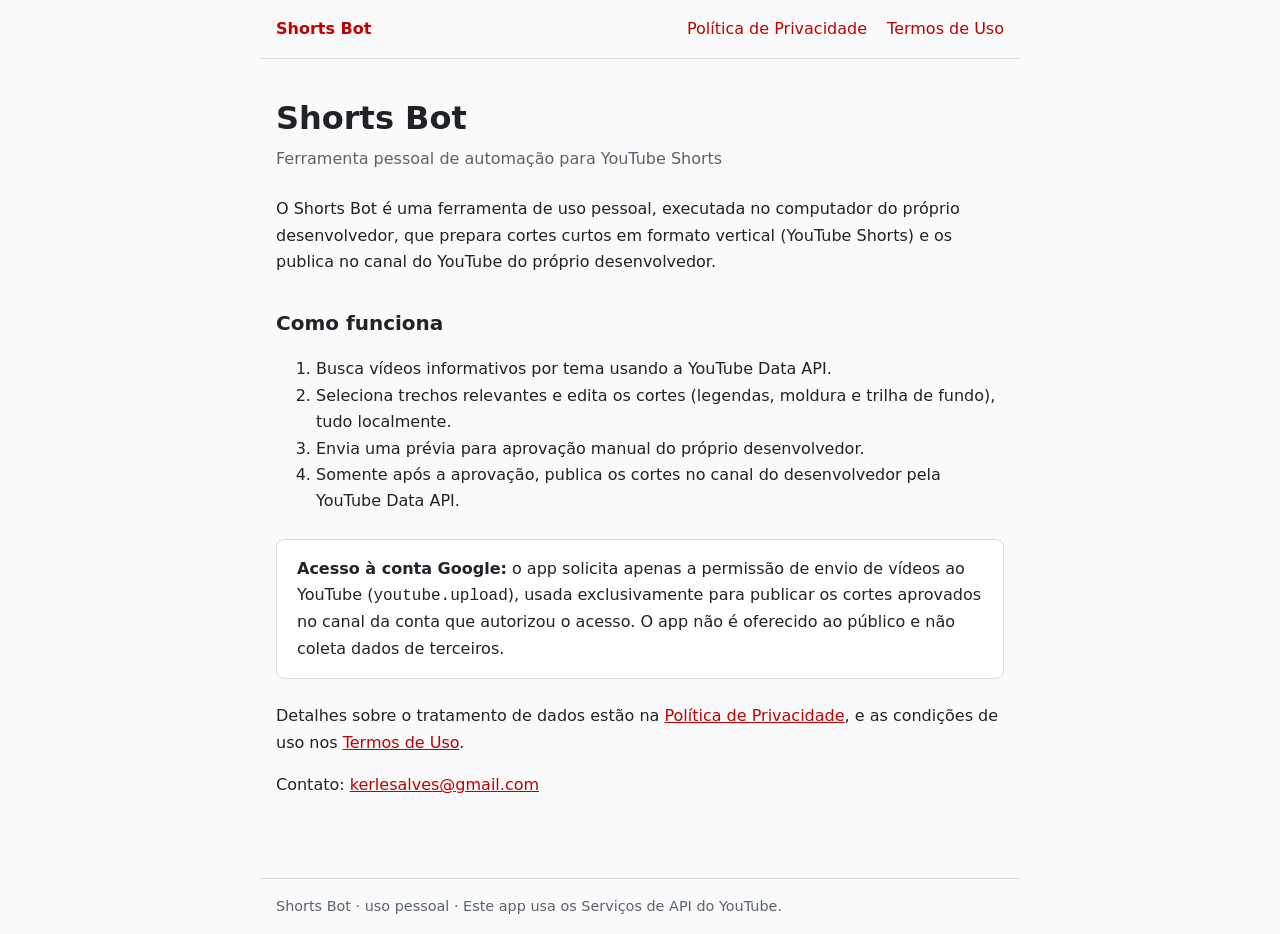
<file: index.html>
<!DOCTYPE html>
<html lang="pt-BR">
<head>
  <meta charset="utf-8">
  <meta name="viewport" content="width=device-width, initial-scale=1">
  <title>Shorts Bot</title>
  <meta name="description" content="Shorts Bot: ferramenta pessoal que publica cortes curtos no canal do YouTube do próprio desenvolvedor.">
  <link rel="stylesheet" href="estilo.css">
</head>
<body>
  <header>
    <nav>
      <a href="index.html">Shorts Bot</a>
      <a href="privacidade.html">Política de Privacidade</a>
      <a href="termos.html">Termos de Uso</a>
    </nav>
  </header>

  <main>
    <h1>Shorts Bot</h1>
    <p class="atualizado">Ferramenta pessoal de automação para YouTube Shorts</p>

    <p>
      O Shorts Bot é uma ferramenta de uso pessoal, executada no computador do
      próprio desenvolvedor, que prepara cortes curtos em formato vertical
      (YouTube Shorts) e os publica no canal do YouTube do próprio desenvolvedor.
    </p>

    <h2>Como funciona</h2>
    <ol>
      <li>Busca vídeos informativos por tema usando a YouTube Data API.</li>
      <li>Seleciona trechos relevantes e edita os cortes (legendas, moldura e trilha de fundo), tudo localmente.</li>
      <li>Envia uma prévia para aprovação manual do próprio desenvolvedor.</li>
      <li>Somente após a aprovação, publica os cortes no canal do desenvolvedor pela YouTube Data API.</li>
    </ol>

    <div class="cartao">
      <strong>Acesso à conta Google:</strong> o app solicita apenas a permissão
      de envio de vídeos ao YouTube (<code>youtube.upload</code>), usada
      exclusivamente para publicar os cortes aprovados no canal da conta que
      autorizou o acesso. O app não é oferecido ao público e não coleta
      dados de terceiros.
    </div>

    <p>
      Detalhes sobre o tratamento de dados estão na
      <a href="privacidade.html">Política de Privacidade</a>, e as condições de uso nos
      <a href="termos.html">Termos de Uso</a>.
    </p>

    <p>Contato: <a href="mailto:kerlesalves@gmail.com">kerlesalves@gmail.com</a></p>
  </main>

  <footer>Shorts Bot · uso pessoal · Este app usa os Serviços de API do YouTube.</footer>
</body>
</html>
</file>
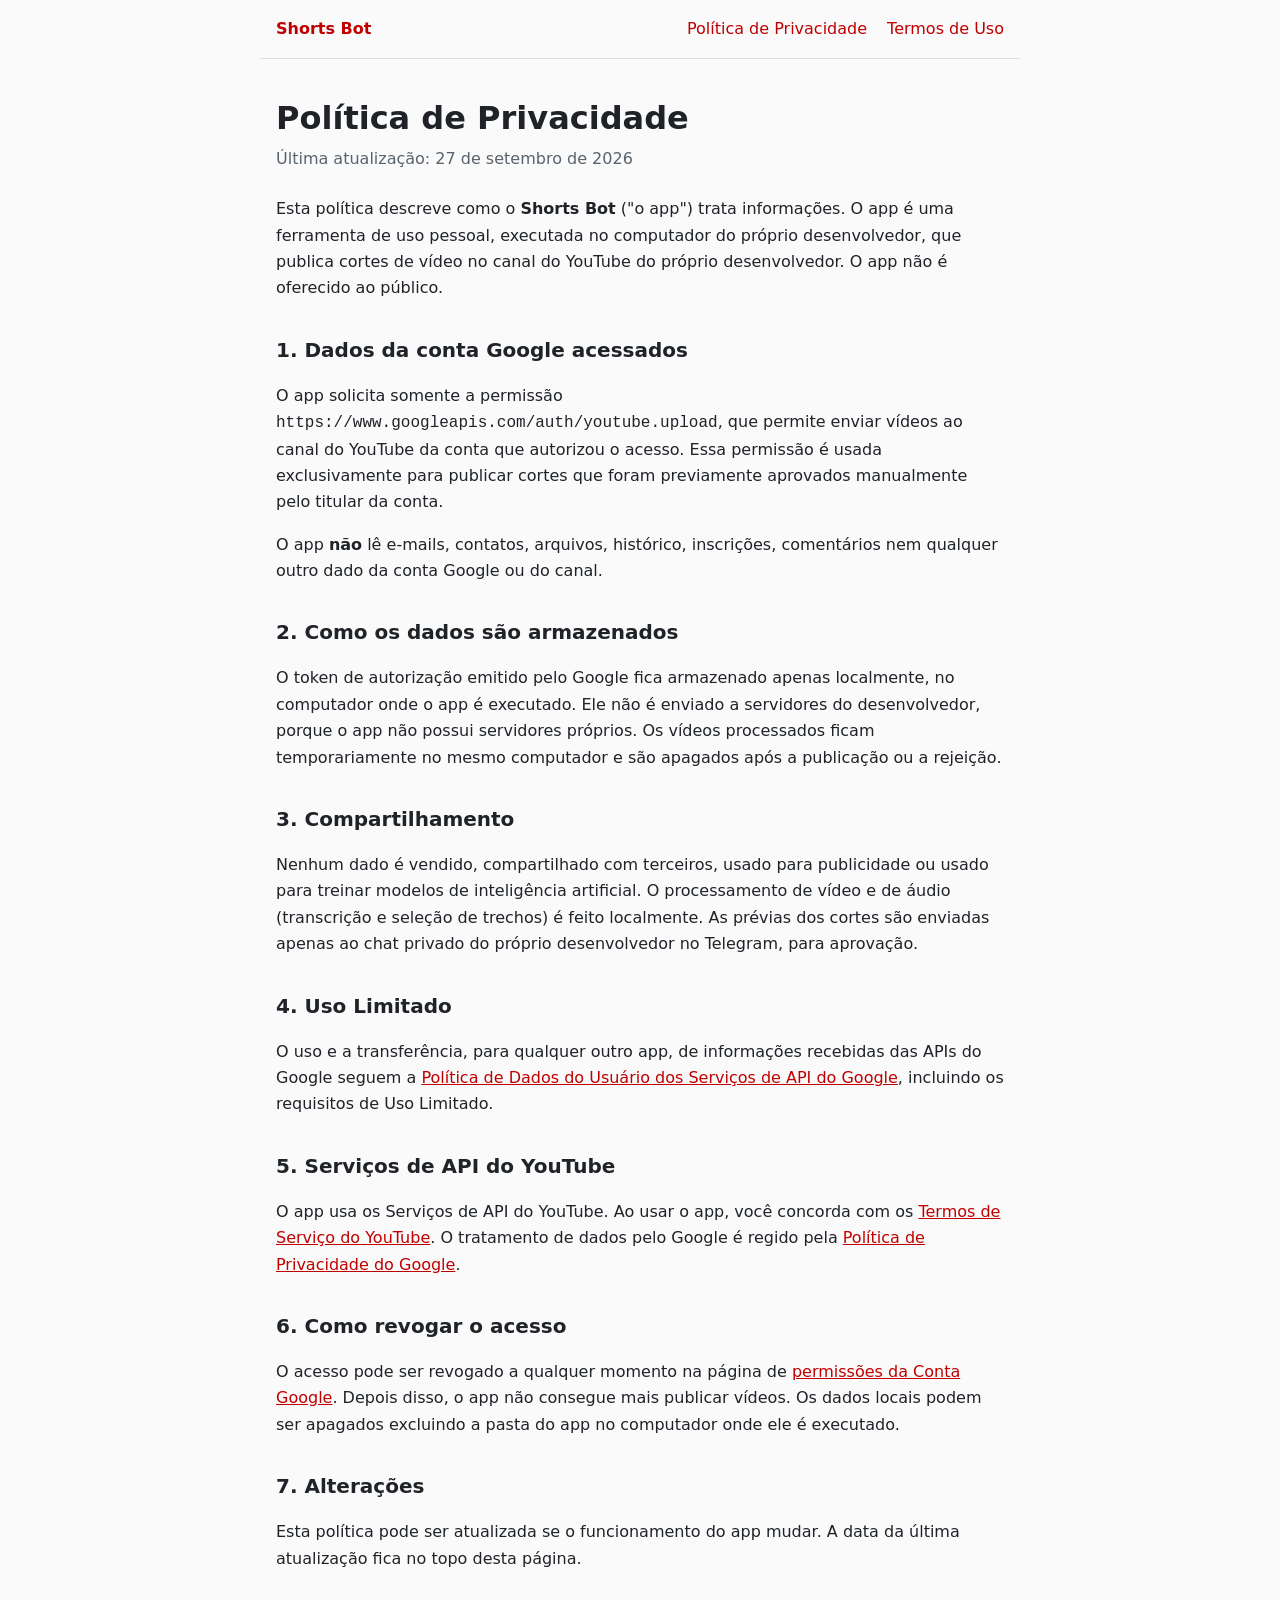
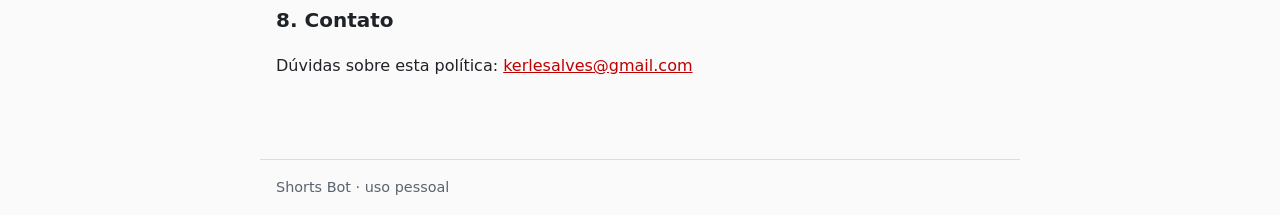
<file: privacidade.html>
<!DOCTYPE html>
<html lang="pt-BR">
<head>
  <meta charset="utf-8">
  <meta name="viewport" content="width=device-width, initial-scale=1">
  <title>Política de Privacidade</title>
  <meta name="description" content="Política de Privacidade do Shorts Bot.">
  <link rel="stylesheet" href="estilo.css">
</head>
<body>
  <header>
    <nav>
      <a href="index.html">Shorts Bot</a>
      <a href="privacidade.html">Política de Privacidade</a>
      <a href="termos.html">Termos de Uso</a>
    </nav>
  </header>

  <main>
    <h1>Política de Privacidade</h1>
    <p class="atualizado">Última atualização: 27 de setembro de 2026</p>

    <p>
      Esta política descreve como o <strong>Shorts Bot</strong> ("o app") trata
      informações. O app é uma ferramenta de uso pessoal, executada no
      computador do próprio desenvolvedor, que publica cortes de vídeo no canal
      do YouTube do próprio desenvolvedor. O app não é oferecido ao público.
    </p>

    <h2>1. Dados da conta Google acessados</h2>
    <p>
      O app solicita somente a permissão
      <code>https://www.googleapis.com/auth/youtube.upload</code>, que permite
      enviar vídeos ao canal do YouTube da conta que autorizou o acesso. Essa
      permissão é usada exclusivamente para publicar cortes que foram
      previamente aprovados manualmente pelo titular da conta.
    </p>
    <p>
      O app <strong>não</strong> lê e-mails, contatos, arquivos, histórico,
      inscrições, comentários nem qualquer outro dado da conta Google ou do
      canal.
    </p>

    <h2>2. Como os dados são armazenados</h2>
    <p>
      O token de autorização emitido pelo Google fica armazenado apenas
      localmente, no computador onde o app é executado. Ele não é enviado a
      servidores do desenvolvedor, porque o app não possui servidores próprios.
      Os vídeos processados ficam temporariamente no mesmo computador e são
      apagados após a publicação ou a rejeição.
    </p>

    <h2>3. Compartilhamento</h2>
    <p>
      Nenhum dado é vendido, compartilhado com terceiros, usado para
      publicidade ou usado para treinar modelos de inteligência artificial. O
      processamento de vídeo e de áudio (transcrição e seleção de trechos) é
      feito localmente. As prévias dos cortes são enviadas apenas ao chat
      privado do próprio desenvolvedor no Telegram, para aprovação.
    </p>

    <h2>4. Uso Limitado</h2>
    <p>
      O uso e a transferência, para qualquer outro app, de informações
      recebidas das APIs do Google seguem a
      <a href="https://developers.google.com/terms/api-services-user-data-policy">Política de Dados do Usuário dos Serviços de API do Google</a>,
      incluindo os requisitos de Uso Limitado.
    </p>

    <h2>5. Serviços de API do YouTube</h2>
    <p>
      O app usa os Serviços de API do YouTube. Ao usar o app, você concorda
      com os <a href="https://www.youtube.com/t/terms">Termos de Serviço do YouTube</a>.
      O tratamento de dados pelo Google é regido pela
      <a href="https://policies.google.com/privacy">Política de Privacidade do Google</a>.
    </p>

    <h2>6. Como revogar o acesso</h2>
    <p>
      O acesso pode ser revogado a qualquer momento na página de
      <a href="https://myaccount.google.com/permissions">permissões da Conta Google</a>.
      Depois disso, o app não consegue mais publicar vídeos. Os dados locais
      podem ser apagados excluindo a pasta do app no computador onde ele é
      executado.
    </p>

    <h2>7. Alterações</h2>
    <p>
      Esta política pode ser atualizada se o funcionamento do app mudar. A
      data da última atualização fica no topo desta página.
    </p>

    <h2>8. Contato</h2>
    <p>Dúvidas sobre esta política: <a href="mailto:kerlesalves@gmail.com">kerlesalves@gmail.com</a></p>
  </main>

  <footer>Shorts Bot · uso pessoal</footer>
</body>
</html>
</file>
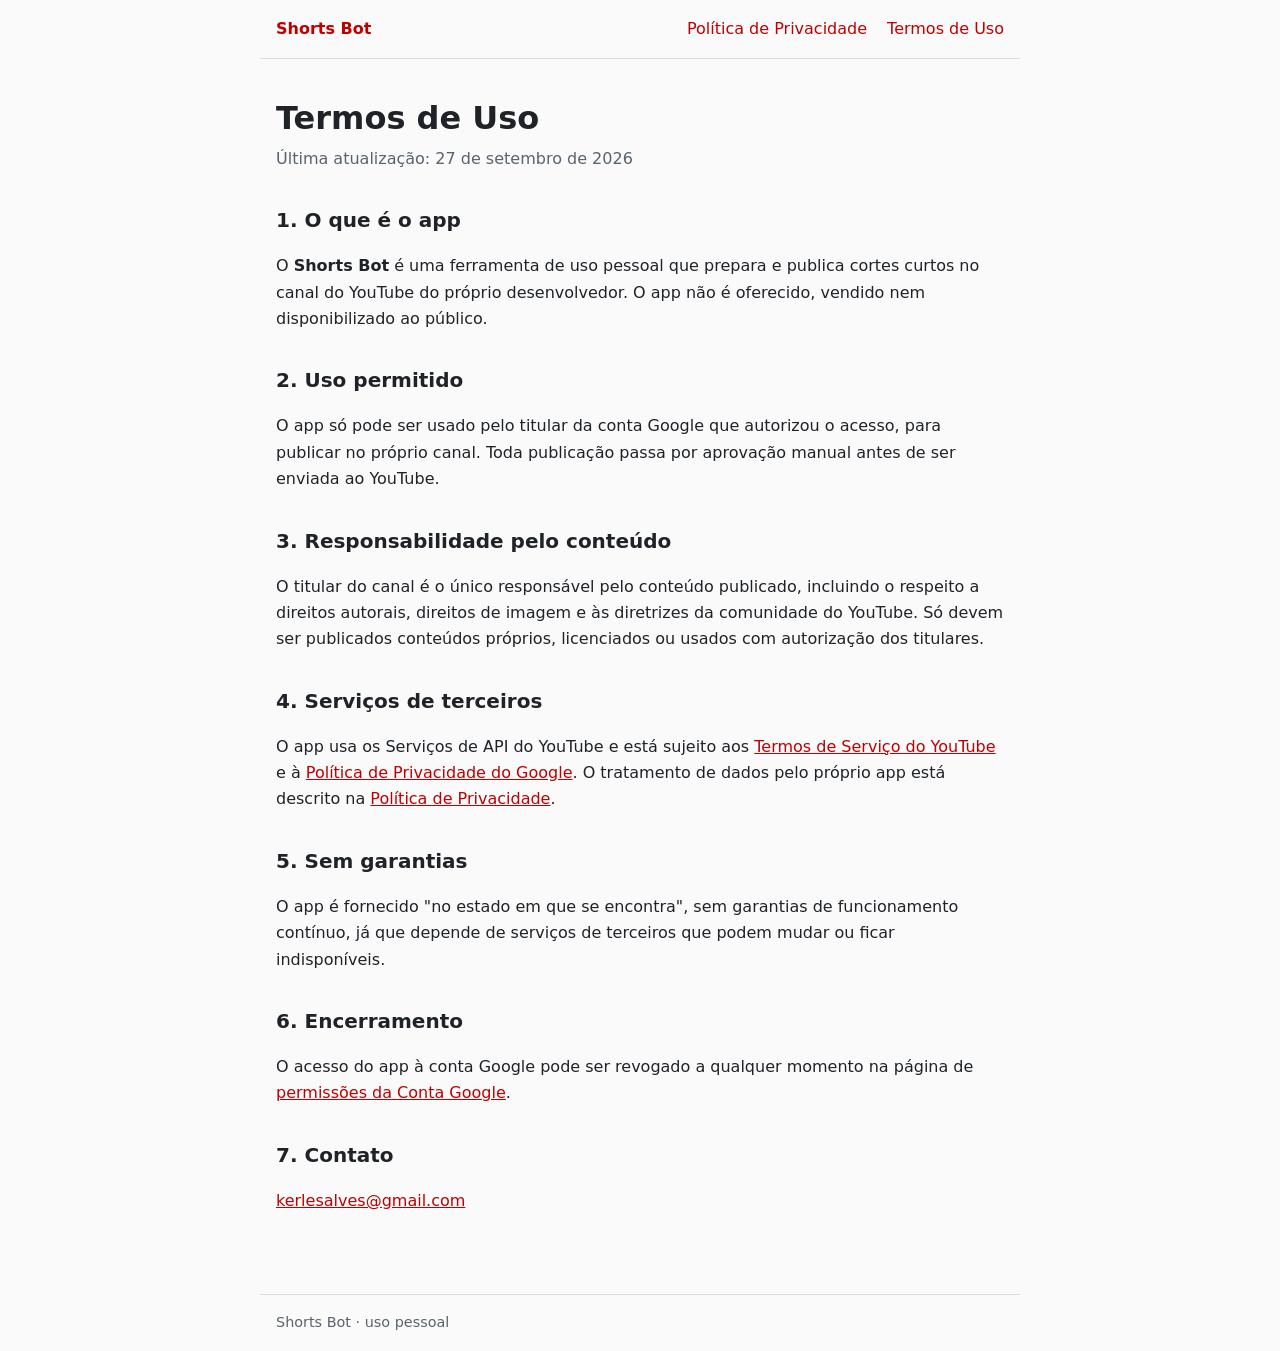
<file: termos.html>
<!DOCTYPE html>
<html lang="pt-BR">
<head>
  <meta charset="utf-8">
  <meta name="viewport" content="width=device-width, initial-scale=1">
  <title>Termos de Uso</title>
  <meta name="description" content="Termos de Uso do Shorts Bot.">
  <link rel="stylesheet" href="estilo.css">
</head>
<body>
  <header>
    <nav>
      <a href="index.html">Shorts Bot</a>
      <a href="privacidade.html">Política de Privacidade</a>
      <a href="termos.html">Termos de Uso</a>
    </nav>
  </header>

  <main>
    <h1>Termos de Uso</h1>
    <p class="atualizado">Última atualização: 27 de setembro de 2026</p>

    <h2>1. O que é o app</h2>
    <p>
      O <strong>Shorts Bot</strong> é uma ferramenta de uso pessoal que
      prepara e publica cortes curtos no canal do YouTube do próprio
      desenvolvedor. O app não é oferecido, vendido nem disponibilizado ao
      público.
    </p>

    <h2>2. Uso permitido</h2>
    <p>
      O app só pode ser usado pelo titular da conta Google que autorizou o
      acesso, para publicar no próprio canal. Toda publicação passa por
      aprovação manual antes de ser enviada ao YouTube.
    </p>

    <h2>3. Responsabilidade pelo conteúdo</h2>
    <p>
      O titular do canal é o único responsável pelo conteúdo publicado,
      incluindo o respeito a direitos autorais, direitos de imagem e às
      diretrizes da comunidade do YouTube. Só devem ser publicados conteúdos
      próprios, licenciados ou usados com autorização dos titulares.
    </p>

    <h2>4. Serviços de terceiros</h2>
    <p>
      O app usa os Serviços de API do YouTube e está sujeito aos
      <a href="https://www.youtube.com/t/terms">Termos de Serviço do YouTube</a>
      e à <a href="https://policies.google.com/privacy">Política de Privacidade do Google</a>.
      O tratamento de dados pelo próprio app está descrito na
      <a href="privacidade.html">Política de Privacidade</a>.
    </p>

    <h2>5. Sem garantias</h2>
    <p>
      O app é fornecido "no estado em que se encontra", sem garantias de
      funcionamento contínuo, já que depende de serviços de terceiros que
      podem mudar ou ficar indisponíveis.
    </p>

    <h2>6. Encerramento</h2>
    <p>
      O acesso do app à conta Google pode ser revogado a qualquer momento na
      página de <a href="https://myaccount.google.com/permissions">permissões da Conta Google</a>.
    </p>

    <h2>7. Contato</h2>
    <p><a href="mailto:kerlesalves@gmail.com">kerlesalves@gmail.com</a></p>
  </main>

  <footer>Shorts Bot · uso pessoal</footer>
</body>
</html>
</file>
<file: estilo.css>
:root {
  --fundo: #fafafa;
  --texto: #1f2328;
  --suave: #59636e;
  --borda: #d8dee4;
  --destaque: #c00000;
  --cartao: #ffffff;
}

@media (prefers-color-scheme: dark) {
  :root {
    --fundo: #0d1117;
    --texto: #e6edf3;
    --suave: #9198a1;
    --borda: #30363d;
    --destaque: #ff5c5c;
    --cartao: #161b22;
  }
}

* { box-sizing: border-box; }

body {
  margin: 0;
  background: var(--fundo);
  color: var(--texto);
  font: 16px/1.65 system-ui, -apple-system, "Segoe UI", Roboto, sans-serif;
}

main {
  max-width: 760px;
  margin: 0 auto;
  padding: 40px 16px 64px;
}

header nav {
  max-width: 760px;
  margin: 0 auto;
  padding: 16px;
  display: flex;
  gap: 20px;
  flex-wrap: wrap;
  border-bottom: 1px solid var(--borda);
}

header nav a:first-child { font-weight: 700; margin-right: auto; }

a { color: var(--destaque); }
code { overflow-wrap: anywhere; }
header nav a { text-decoration: none; }
header nav a:hover { text-decoration: underline; }

h1 { font-size: 2rem; line-height: 1.2; margin: 0 0 8px; }
h2 { font-size: 1.25rem; margin: 32px 0 8px; }
.atualizado { color: var(--suave); margin: 0 0 24px; }

.cartao {
  background: var(--cartao);
  border: 1px solid var(--borda);
  border-radius: 8px;
  padding: 16px 20px;
  margin: 24px 0;
}

footer {
  max-width: 760px;
  margin: 0 auto;
  padding: 16px;
  color: var(--suave);
  font-size: 0.9rem;
  border-top: 1px solid var(--borda);
}
</file>
